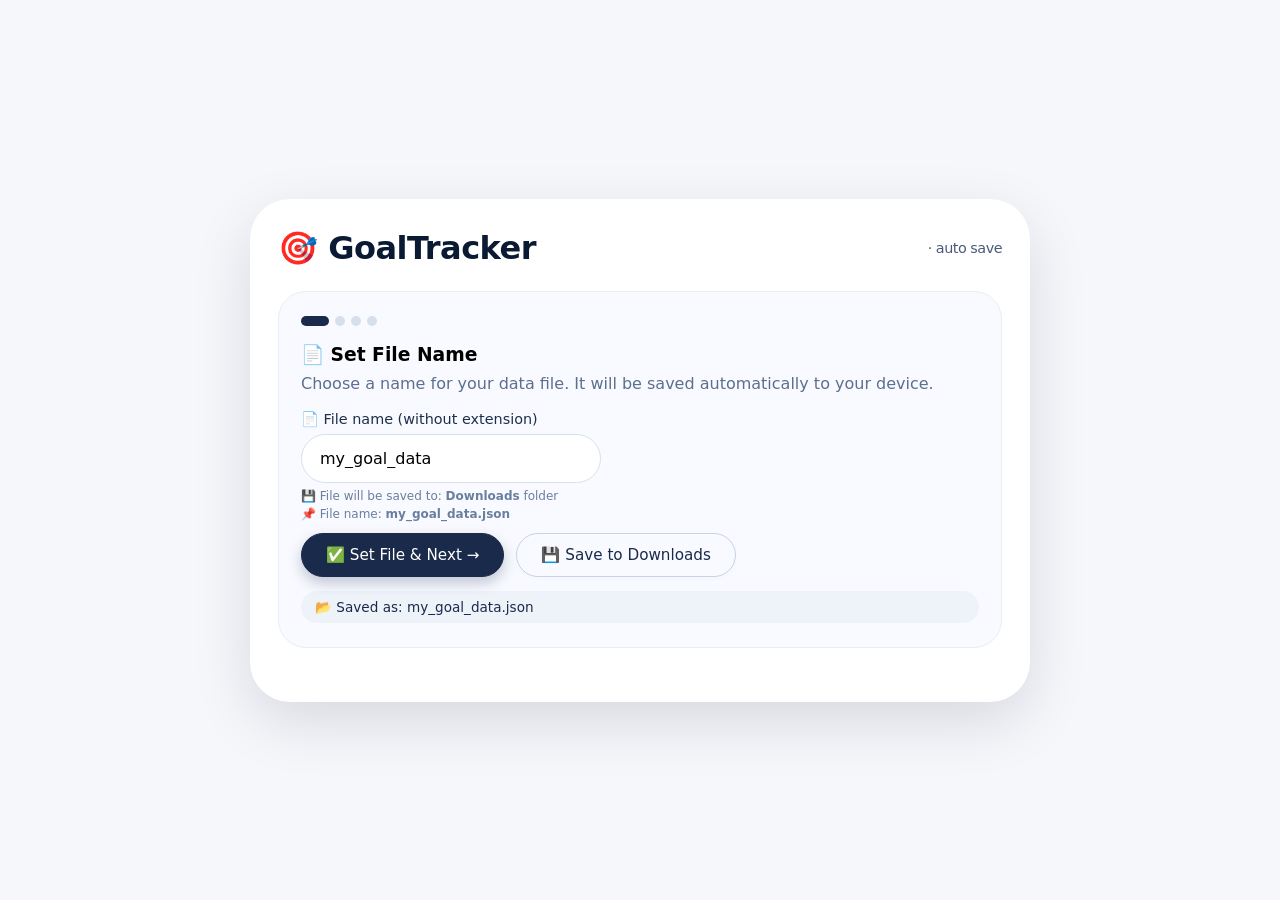
<file: index.html>
<!DOCTYPE html>
<html lang="en">
<head>
    <meta charset="UTF-8" />
    <meta name="viewport" content="width=device-width, initial-scale=1.0" />
    <title>Goal Tracker · Day Counter</title>
    <link rel="stylesheet" href="index.css" />
</head>
<body>
    <div class="app-container" id="app">
        <h1>🎯 GoalTracker <small>· auto save</small></h1>

        <!-- STEP 0: Set File Name -->
        <div id="step0" class="card">
            <div class="step-indicator">
                <span class="step-dot active"></span><span class="step-dot"></span><span class="step-dot"></span><span class="step-dot"></span>
            </div>
            <h3 style="margin-bottom: 8px;">📄 Set File Name</h3>
            <p class="text-muted" style="margin-bottom: 18px;">Choose a name for your data file. It will be saved automatically to your device.</p>

            <div class="input-group">
                <label>📄 File name (without extension)</label>
                <input type="text" id="localFileName" value="my_goal_data" style="max-width: 300px;" />
                <span style="font-size: 0.75rem; color: #6a7f9e; display: block; margin-top: 6px;">
                    💾 File will be saved to: <strong>Downloads</strong> folder
                </span>
                <span style="font-size: 0.75rem; color: #6a7f9e; display: block; margin-top: 4px;">
                    📌 File name: <strong id="fileNamePreview">my_goal_data.json</strong>
                </span>
            </div>

            <div style="display: flex; gap: 12px; flex-wrap: wrap; margin-top: 12px;">
                <button class="btn btn-primary" id="nextStep0">✅ Set File & Next →</button>
                <button class="btn btn-outline" id="exportDataBtn">💾 Save to Downloads</button>
            </div>
            <div id="fileStatus" style="margin-top: 14px; padding: 8px 14px; background: #eef3fa; border-radius: 40px; font-size: 0.85rem; color: #1a2a4a;">
                📂 Saved as: <span id="currentFileDisplay">not set</span>
            </div>
        </div>

        <!-- STEP 1: Set Goal Year -->
        <div id="step1" class="card hidden">
            <div class="step-indicator">
                <span class="step-dot"></span><span class="step-dot active"></span><span class="step-dot"></span><span class="step-dot"></span>
            </div>
            <h3 style="margin-bottom: 8px;">📌 Set goal duration</h3>
            <p class="text-muted" style="margin-bottom: 18px;">How many years until your goal?</p>
            <div class="input-group">
                <label>Goal length (years)</label>
                <input type="number" id="goalYears" min="0.1" step="0.1" value="2" style="max-width: 180px;" />
            </div>
            <button class="btn btn-primary" id="nextStep1">Next →</button>
        </div>

        <!-- STEP 2: Date & Time -->
        <div id="step2" class="card hidden">
            <div class="step-indicator">
                <span class="step-dot"></span><span class="step-dot"></span><span class="step-dot active"></span><span class="step-dot"></span>
            </div>
            <h3 style="margin-bottom: 8px;">📅 Set start & end</h3>
            <p class="text-muted">Start date: pick day, time — end auto-calculated</p>
            <div class="grid-2" style="margin-top: 16px;">
                <div>
                    <label style="font-weight: 500;">Start Date</label>
                    <div id="calendarContainer" style="background: white; border-radius: 28px; padding: 8px;"></div>
                    <div class="time-picker">
                        <span>🕒</span>
                        <input type="time" id="startTime" value="09:00" />
                    </div>
                </div>
                <div>
                    <label style="font-weight: 500;">End Date (auto)</label>
                    <div style="background: #f0f5fe; border-radius: 28px; padding: 18px 16px; margin-top: 6px;">
                        <div id="endDateDisplay" style="font-size: 1.2rem; font-weight: 500;">—</div>
                        <div id="endTimeDisplay" style="color: #3d5a78;">—</div>
                    </div>
                </div>
            </div>
            <div style="display: flex; gap: 12px; margin-top: 20px; flex-wrap: wrap;">
                <button class="btn btn-outline" id="backStep2">← Back</button>
                <button class="btn btn-success" id="doneGoal">✅ Done — set goal</button>
            </div>
        </div>

        <!-- STEP 3: Dashboard -->
        <div id="step3" class="hidden">
            <div class="flex-between" style="margin-bottom: 8px;">
                <h3>📊 Dashboard</h3>
                <span id="todayDisplay" style="background: #eef3fa; padding: 6px 18px; border-radius: 60px; font-size: 0.9rem;"></span>
            </div>
            <div class="stat-box">
                <div class="stat-row"><span>⏳ Days remaining</span> <strong id="daysRemain">—</strong></div>
                <div class="stat-row"><span>✅ Days completed</span> <strong id="daysComplete">—</strong></div>
                <div class="stat-row"><span>📅 Goal period</span> <span id="goalPeriodDisplay">—</span></div>
            </div>

            <div style="margin-top: 24px;">
                <div class="flex-between">
                    <h4>📋 Timetable for <span id="taskDateDisplay">today</span></h4>
                    <button class="btn btn-outline" id="addTaskBtn" style="padding: 8px 18px;">+ Add task</button>
                </div>
                <div id="taskList" style="margin-top: 12px;"></div>
                <div id="addTaskInput" class="hidden" style="display: flex; gap: 10px; margin-top: 12px;">
                    <input type="text" id="newTaskText" placeholder="task description" style="flex: 1; padding: 12px 18px; border-radius: 60px; border: 1px solid #d7e0ec;" />
                    <button class="btn btn-primary" id="saveTaskBtn">Save</button>
                    <button class="btn btn-outline" id="cancelTaskBtn">Cancel</button>
                </div>
            </div>
            <div style="margin-top: 24px; display: flex; gap: 12px; flex-wrap: wrap;">
                <button class="btn btn-outline" id="resetGoalBtn" style="color: #b13e4b;">🔄 Reset goal</button>
                <button class="btn btn-outline" id="changeFileBtn">📄 Change file name</button>
                <button class="btn btn-outline" id="exportDataBtn2">💾 Save to Downloads</button>
                <button class="btn btn-danger" id="deleteFileBtn">🗑️ Delete File</button>
                <span style="font-size: 0.8rem; color: #6a7f9e; margin-left: auto;" id="fileDisplayOnDashboard">file: —</span>
            </div>
        </div>
    </div>
    <script src="script.js"></script>
</body>
</html>
</file>
<file: index.css>
* {
    box-sizing: border-box;
    font-family: system-ui, -apple-system, 'Segoe UI', Roboto, sans-serif;
    margin: 0;
    padding: 0;
}
body {
    background: #f5f7fb;
    min-height: 100vh;
    display: flex;
    justify-content: center;
    align-items: center;
    padding: 20px;
}
.app-container {
    max-width: 780px;
    width: 100%;
    background: white;
    border-radius: 40px;
    box-shadow: 0 20px 60px rgba(0, 10, 30, 0.12);
    padding: 30px 28px;
    transition: all 0.2s;
}
h1 {
    font-size: 2rem;
    font-weight: 600;
    letter-spacing: -0.5px;
    color: #0b1a33;
    display: flex;
    align-items: center;
    gap: 8px;
    margin-bottom: 24px;
}
h1 small {
    font-size: 0.9rem;
    font-weight: 400;
    color: #4a5b7a;
    margin-left: auto;
}
.card {
    background: #f8faff;
    border-radius: 28px;
    padding: 24px 22px;
    margin-bottom: 24px;
    border: 1px solid #e9edf4;
}
.btn {
    background: white;
    border: 1px solid #d0d9e8;
    padding: 12px 24px;
    border-radius: 60px;
    font-weight: 500;
    color: #1a2a4a;
    cursor: pointer;
    transition: 0.15s;
    font-size: 0.95rem;
    display: inline-flex;
    align-items: center;
    gap: 6px;
    box-shadow: 0 2px 4px rgba(0, 0, 0, 0.02);
}
.btn-primary {
    background: #1a2a4a;
    border-color: #1a2a4a;
    color: white;
    box-shadow: 0 6px 14px rgba(26, 42, 74, 0.25);
}
.btn-primary:hover {
    background: #0f1d36;
    transform: scale(0.97);
}
.btn-outline {
    background: transparent;
    border-color: #c8d2e3;
}
.btn-outline:hover {
    background: #eef3fc;
}
.btn-success {
    background: #1e7b4c;
    border-color: #1e7b4c;
    color: white;
}
.btn-success:hover {
    background: #14633b;
}
.btn-danger {
    background: #b13e4b;
    border-color: #b13e4b;
    color: white;
}
.btn-danger:hover {
    background: #942f3b;
}
.btn:disabled {
    opacity: 0.5;
    pointer-events: none;
}
.step-indicator {
    display: flex;
    gap: 6px;
    margin-bottom: 18px;
}
.step-dot {
    width: 10px;
    height: 10px;
    border-radius: 20px;
    background: #d7dfec;
    transition: 0.2s;
}
.step-dot.active {
    background: #1a2a4a;
    width: 28px;
}
.input-group {
    margin: 16px 0 10px;
}
.input-group label {
    display: block;
    font-weight: 500;
    color: #1e2f4a;
    margin-bottom: 6px;
    font-size: 0.9rem;
}
.input-group input {
    width: 100%;
    padding: 14px 18px;
    border: 1px solid #d7e0ec;
    border-radius: 40px;
    font-size: 1rem;
    background: white;
    transition: 0.15s;
}
.input-group input:focus {
    outline: none;
    border-color: #1a2a4a;
    box-shadow: 0 0 0 3px rgba(26, 42, 74, 0.1);
}
.grid-2 {
    display: grid;
    grid-template-columns: 1fr 1fr;
    gap: 18px;
}
.calendar-grid {
    display: grid;
    grid-template-columns: repeat(7, 1fr);
    gap: 6px;
    margin-top: 12px;
}
.calendar-grid .day {
    background: white;
    border-radius: 40px;
    padding: 10px 0;
    text-align: center;
    font-size: 0.85rem;
    border: 1px solid #eef3fa;
    cursor: pointer;
    transition: 0.1s;
}
.calendar-grid .day.selected {
    background: #1a2a4a;
    color: white;
    border-color: #1a2a4a;
}
.calendar-grid .day:hover {
    background: #e5ecf7;
}
.time-picker {
    display: flex;
    gap: 10px;
    align-items: center;
    margin-top: 10px;
}
.time-picker input {
    padding: 12px 16px;
    border-radius: 40px;
    border: 1px solid #d7e0ec;
    font-size: 1rem;
    width: 140px;
}
.stat-box {
    background: white;
    border-radius: 24px;
    padding: 16px 20px;
    border: 1px solid #eef3fa;
    margin: 10px 0;
}
.stat-row {
    display: flex;
    justify-content: space-between;
    padding: 8px 0;
    border-bottom: 1px solid #f0f4fc;
}
.stat-row:last-child {
    border: none;
}
.task-item {
    display: flex;
    align-items: center;
    gap: 14px;
    background: white;
    padding: 12px 18px;
    border-radius: 60px;
    margin: 8px 0;
    border: 1px solid #eef3fa;
}
.task-item input[type="checkbox"] {
    width: 22px;
    height: 22px;
    accent-color: #1a2a4a;
    cursor: pointer;
}
.task-item .task-text {
    flex: 1;
    font-weight: 450;
}
.task-item .task-status {
    font-size: 0.8rem;
    color: #4a6a8a;
}
.text-muted {
    color: #5c6f8c;
}
.flex-between {
    display: flex;
    justify-content: space-between;
    align-items: center;
}
.hidden {
    display: none !important;
}
</file>
